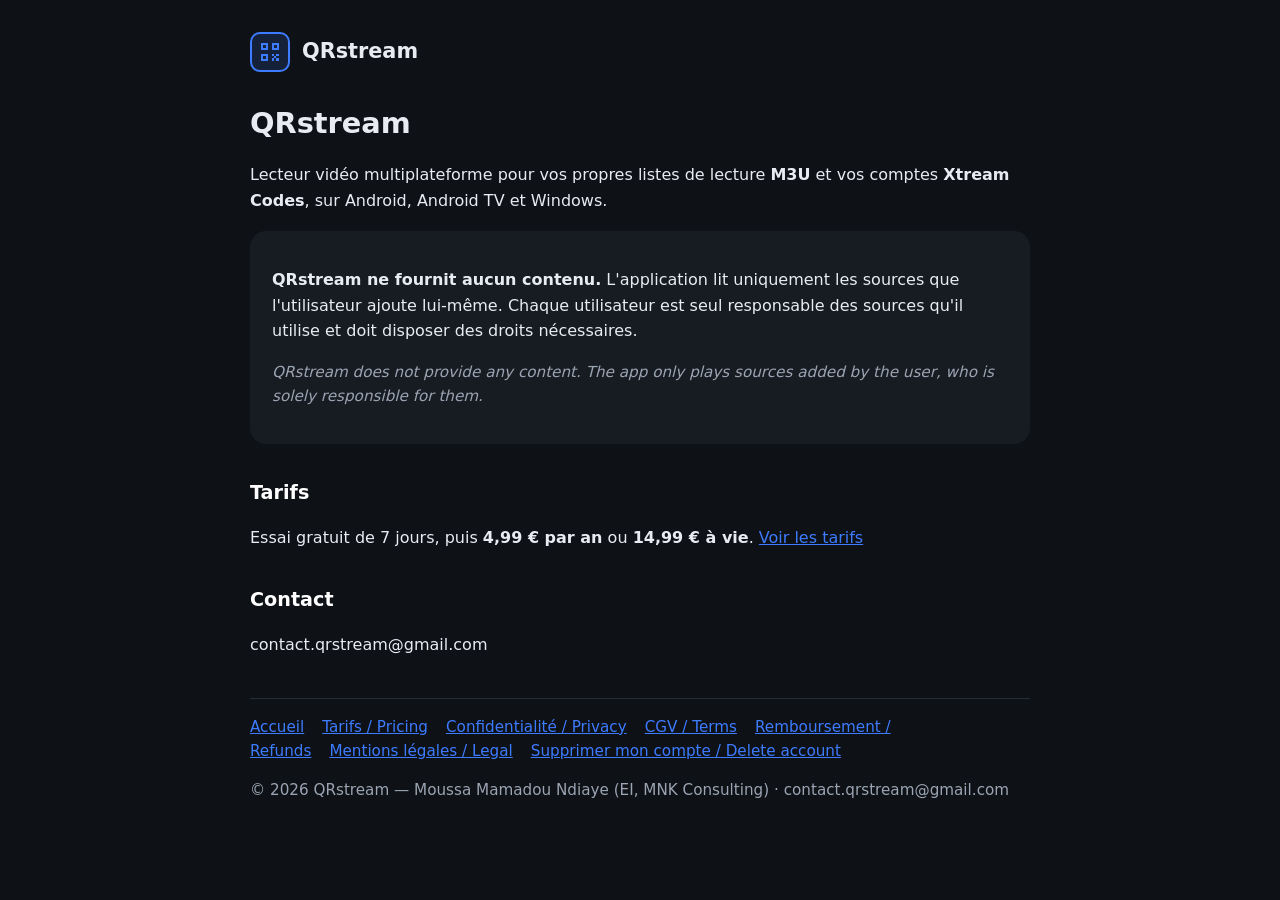
<file: index.html>
<!DOCTYPE html>
<html lang="fr"><head><meta charset="utf-8"><meta name="viewport" content="width=device-width,initial-scale=1">
<title>QRstream — lecteur IPTV multiplateforme</title><link rel="stylesheet" href="style.css"></head>
<body><div class="wrap"><header><span class="logo"><svg width="24" height="24" viewBox="0 0 24 24" fill="#3D7BFF"><path d="M3 3h7v7H3zm2 2v3h3V5zm9-2h7v7h-7zm2 2v3h3V5zM3 14h7v7H3zm2 2v3h3v-3zm9-2h2v2h-2zm2 2h2v2h-2zm2-2h3v2h-3zm-4 4h2v3h-2zm4 0h3v3h-3z"/></svg></span><a href="index.html">QRstream</a></header>
<h1>QRstream</h1>
<p>Lecteur vidéo multiplateforme pour vos propres listes de lecture <strong>M3U</strong> et vos comptes <strong>Xtream Codes</strong>, sur Android, Android TV et Windows.</p>
<div class="card">
<p><strong>QRstream ne fournit aucun contenu.</strong> L'application lit uniquement les sources que l'utilisateur ajoute lui-même. Chaque utilisateur est seul responsable des sources qu'il utilise et doit disposer des droits nécessaires.</p>
<p class="muted"><em>QRstream does not provide any content. The app only plays sources added by the user, who is solely responsible for them.</em></p>
</div>
<h2>Tarifs</h2>
<p>Essai gratuit de 7 jours, puis <strong>4,99 € par an</strong> ou <strong>14,99 € à vie</strong>. <a href="tarifs.html">Voir les tarifs</a></p>
<h2>Contact</h2>
<p>contact.qrstream@gmail.com</p>
<nav><a href="index.html">Accueil</a><a href="tarifs.html">Tarifs / Pricing</a><a href="confidentialite.html">Confidentialité / Privacy</a><a href="cgv.html">CGV / Terms</a><a href="remboursement.html">Remboursement / Refunds</a><a href="mentions-legales.html">Mentions légales / Legal</a><a href="suppression-compte.html">Supprimer mon compte / Delete account</a></nav>
<p class="muted">© 2026 QRstream — Moussa Mamadou Ndiaye (EI, MNK Consulting) · contact.qrstream@gmail.com</p></div></body></html>
</file>
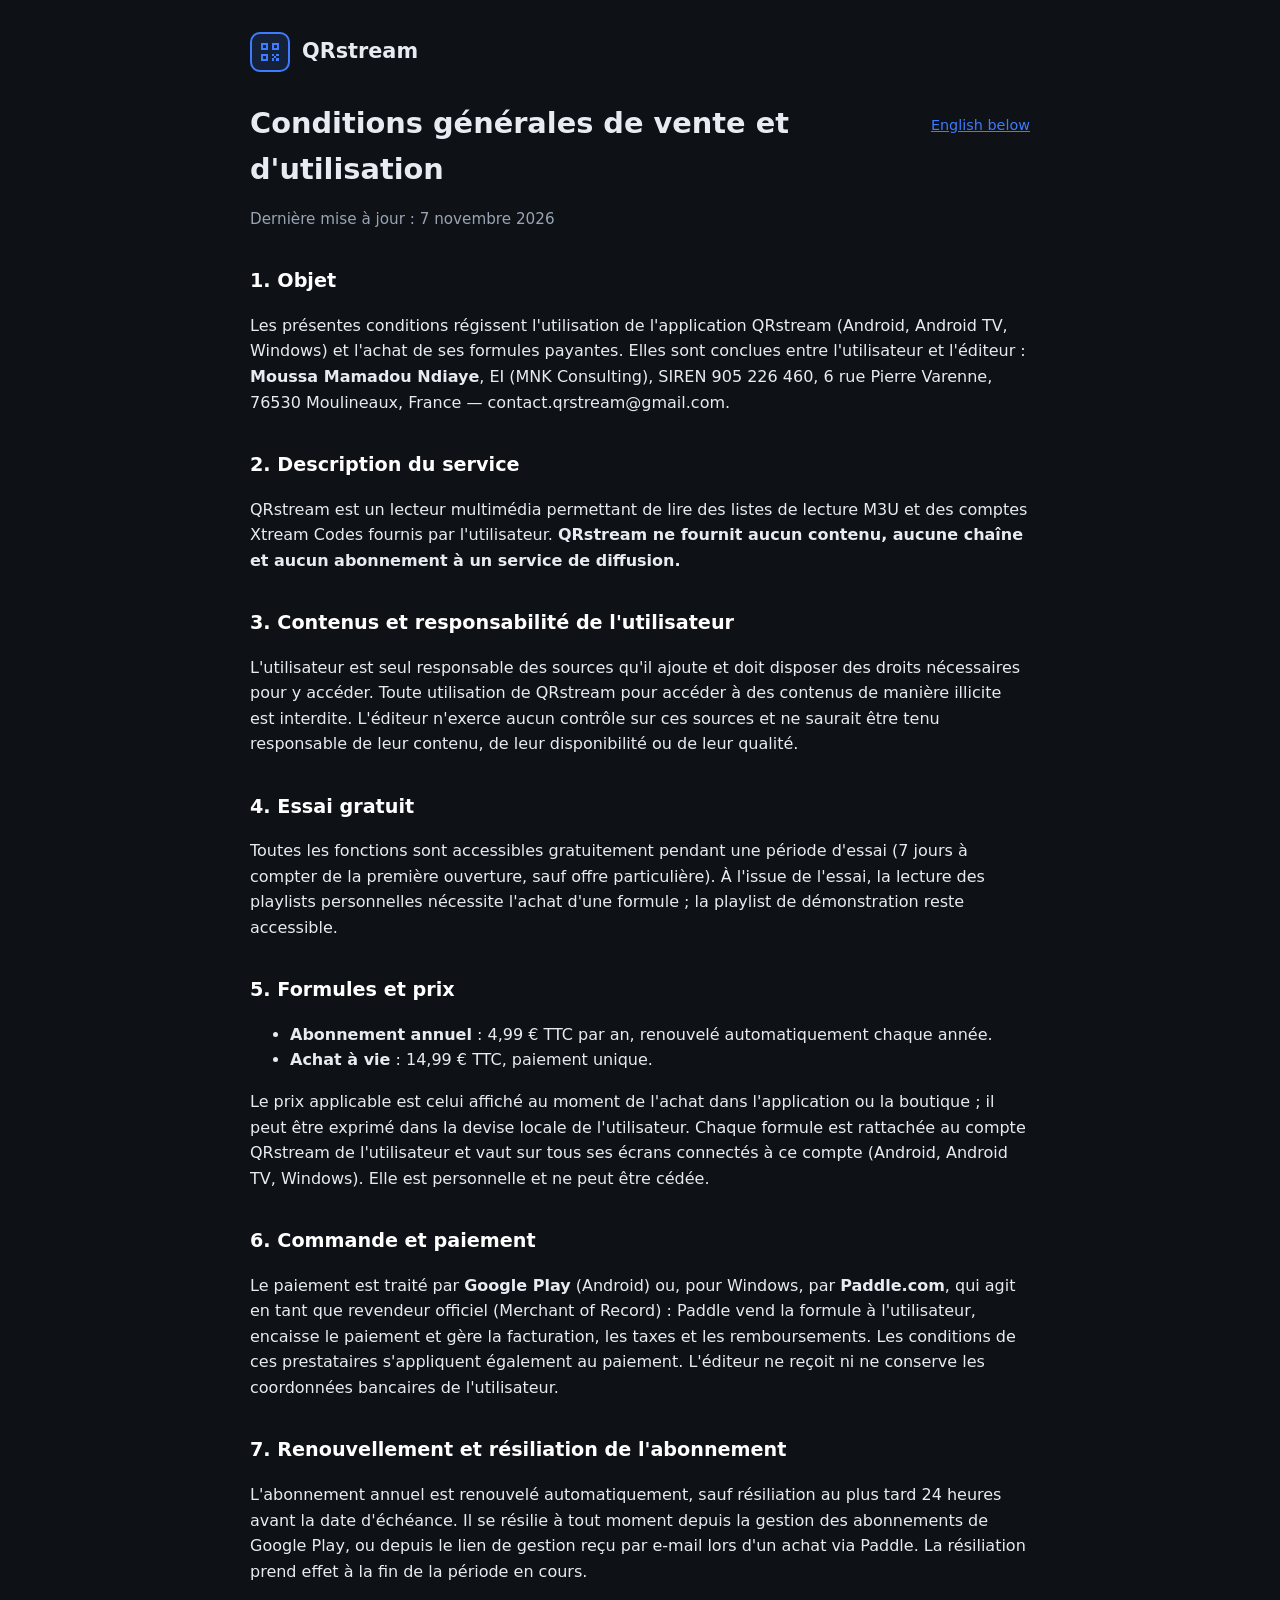
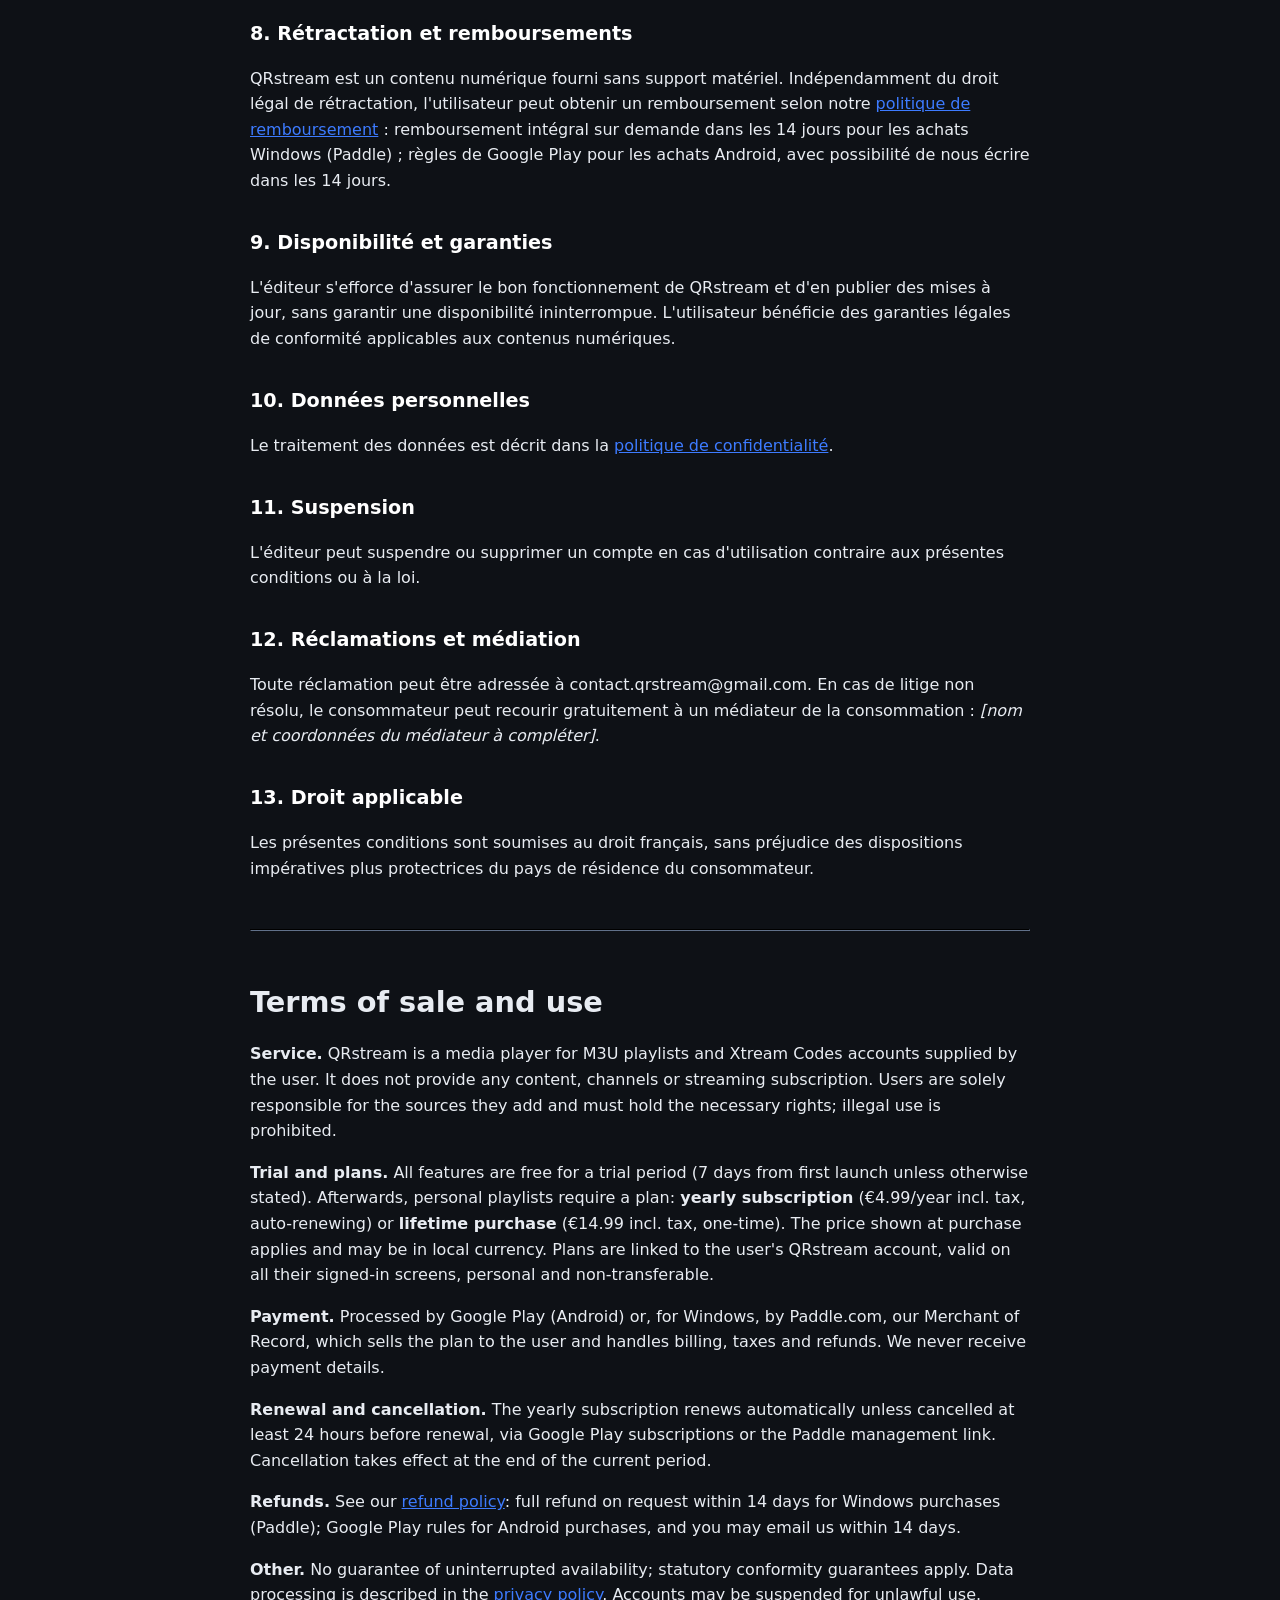
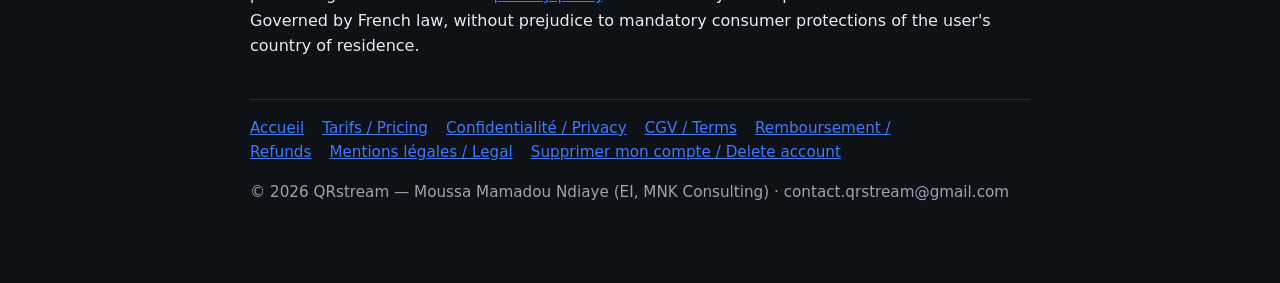
<file: cgv.html>
<!DOCTYPE html>
<html lang="fr"><head><meta charset="utf-8"><meta name="viewport" content="width=device-width,initial-scale=1">
<title>QRstream — Conditions générales</title><link rel="stylesheet" href="style.css"></head>
<body><div class="wrap"><header><span class="logo"><svg width="24" height="24" viewBox="0 0 24 24" fill="#3D7BFF"><path d="M3 3h7v7H3zm2 2v3h3V5zm9-2h7v7h-7zm2 2v3h3V5zM3 14h7v7H3zm2 2v3h3v-3zm9-2h2v2h-2zm2 2h2v2h-2zm2-2h3v2h-3zm-4 4h2v3h-2zm4 0h3v3h-3z"/></svg></span><a href="index.html">QRstream</a></header>
<p class="lang"><a href="#english">English below</a></p>
<h1>Conditions générales de vente et d'utilisation</h1>
<p class="muted">Dernière mise à jour : 7 novembre 2026</p>
<h2>1. Objet</h2>
<p>Les présentes conditions régissent l'utilisation de l'application QRstream (Android, Android TV, Windows) et l'achat de ses formules payantes. Elles sont conclues entre l'utilisateur et l'éditeur : <strong>Moussa Mamadou Ndiaye</strong>, EI (MNK Consulting), SIREN 905 226 460, 6 rue Pierre Varenne, 76530 Moulineaux, France — contact.qrstream@gmail.com.</p>
<h2>2. Description du service</h2>
<p>QRstream est un lecteur multimédia permettant de lire des listes de lecture M3U et des comptes Xtream Codes fournis par l'utilisateur. <strong>QRstream ne fournit aucun contenu, aucune chaîne et aucun abonnement à un service de diffusion.</strong></p>
<h2>3. Contenus et responsabilité de l'utilisateur</h2>
<p>L'utilisateur est seul responsable des sources qu'il ajoute et doit disposer des droits nécessaires pour y accéder. Toute utilisation de QRstream pour accéder à des contenus de manière illicite est interdite. L'éditeur n'exerce aucun contrôle sur ces sources et ne saurait être tenu responsable de leur contenu, de leur disponibilité ou de leur qualité.</p>
<h2>4. Essai gratuit</h2>
<p>Toutes les fonctions sont accessibles gratuitement pendant une période d'essai (7 jours à compter de la première ouverture, sauf offre particulière). À l'issue de l'essai, la lecture des playlists personnelles nécessite l'achat d'une formule ; la playlist de démonstration reste accessible.</p>
<h2>5. Formules et prix</h2>
<ul>
<li><strong>Abonnement annuel</strong> : 4,99 € TTC par an, renouvelé automatiquement chaque année.</li>
<li><strong>Achat à vie</strong> : 14,99 € TTC, paiement unique.</li>
</ul>
<p>Le prix applicable est celui affiché au moment de l'achat dans l'application ou la boutique ; il peut être exprimé dans la devise locale de l'utilisateur. Chaque formule est rattachée au compte QRstream de l'utilisateur et vaut sur tous ses écrans connectés à ce compte (Android, Android TV, Windows). Elle est personnelle et ne peut être cédée.</p>
<h2>6. Commande et paiement</h2>
<p>Le paiement est traité par <strong>Google Play</strong> (Android) ou, pour Windows, par <strong>Paddle.com</strong>, qui agit en tant que revendeur officiel (Merchant of Record) : Paddle vend la formule à l'utilisateur, encaisse le paiement et gère la facturation, les taxes et les remboursements. Les conditions de ces prestataires s'appliquent également au paiement. L'éditeur ne reçoit ni ne conserve les coordonnées bancaires de l'utilisateur.</p>
<h2>7. Renouvellement et résiliation de l'abonnement</h2>
<p>L'abonnement annuel est renouvelé automatiquement, sauf résiliation au plus tard 24 heures avant la date d'échéance. Il se résilie à tout moment depuis la gestion des abonnements de Google Play, ou depuis le lien de gestion reçu par e-mail lors d'un achat via Paddle. La résiliation prend effet à la fin de la période en cours.</p>
<h2>8. Rétractation et remboursements</h2>
<p>QRstream est un contenu numérique fourni sans support matériel. Indépendamment du droit légal de rétractation, l'utilisateur peut obtenir un remboursement selon notre <a href="remboursement.html">politique de remboursement</a> : remboursement intégral sur demande dans les 14 jours pour les achats Windows (Paddle) ; règles de Google Play pour les achats Android, avec possibilité de nous écrire dans les 14 jours.</p>
<h2>9. Disponibilité et garanties</h2>
<p>L'éditeur s'efforce d'assurer le bon fonctionnement de QRstream et d'en publier des mises à jour, sans garantir une disponibilité ininterrompue. L'utilisateur bénéficie des garanties légales de conformité applicables aux contenus numériques.</p>
<h2>10. Données personnelles</h2>
<p>Le traitement des données est décrit dans la <a href="confidentialite.html">politique de confidentialité</a>.</p>
<h2>11. Suspension</h2>
<p>L'éditeur peut suspendre ou supprimer un compte en cas d'utilisation contraire aux présentes conditions ou à la loi.</p>
<h2>12. Réclamations et médiation</h2>
<p>Toute réclamation peut être adressée à contact.qrstream@gmail.com. En cas de litige non résolu, le consommateur peut recourir gratuitement à un médiateur de la consommation : <em>[nom et coordonnées du médiateur à compléter]</em>.</p>
<h2>13. Droit applicable</h2>
<p>Les présentes conditions sont soumises au droit français, sans préjudice des dispositions impératives plus protectrices du pays de résidence du consommateur.</p>
<hr id="english" style="margin:48px 0;border-color:#262c36">
<h1>Terms of sale and use</h1>
<p><strong>Service.</strong> QRstream is a media player for M3U playlists and Xtream Codes accounts supplied by the user. It does not provide any content, channels or streaming subscription. Users are solely responsible for the sources they add and must hold the necessary rights; illegal use is prohibited.</p>
<p><strong>Trial and plans.</strong> All features are free for a trial period (7 days from first launch unless otherwise stated). Afterwards, personal playlists require a plan: <strong>yearly subscription</strong> (€4.99/year incl. tax, auto-renewing) or <strong>lifetime purchase</strong> (€14.99 incl. tax, one-time). The price shown at purchase applies and may be in local currency. Plans are linked to the user's QRstream account, valid on all their signed-in screens, personal and non-transferable.</p>
<p><strong>Payment.</strong> Processed by Google Play (Android) or, for Windows, by Paddle.com, our Merchant of Record, which sells the plan to the user and handles billing, taxes and refunds. We never receive payment details.</p>
<p><strong>Renewal and cancellation.</strong> The yearly subscription renews automatically unless cancelled at least 24 hours before renewal, via Google Play subscriptions or the Paddle management link. Cancellation takes effect at the end of the current period.</p>
<p><strong>Refunds.</strong> See our <a href="remboursement.html">refund policy</a>: full refund on request within 14 days for Windows purchases (Paddle); Google Play rules for Android purchases, and you may email us within 14 days.</p>
<p><strong>Other.</strong> No guarantee of uninterrupted availability; statutory conformity guarantees apply. Data processing is described in the <a href="confidentialite.html">privacy policy</a>. Accounts may be suspended for unlawful use. Governed by French law, without prejudice to mandatory consumer protections of the user's country of residence.</p>
<nav><a href="index.html">Accueil</a><a href="tarifs.html">Tarifs / Pricing</a><a href="confidentialite.html">Confidentialité / Privacy</a><a href="cgv.html">CGV / Terms</a><a href="remboursement.html">Remboursement / Refunds</a><a href="mentions-legales.html">Mentions légales / Legal</a><a href="suppression-compte.html">Supprimer mon compte / Delete account</a></nav>
<p class="muted">© 2026 QRstream — Moussa Mamadou Ndiaye (EI, MNK Consulting) · contact.qrstream@gmail.com</p></div></body></html>
</file>
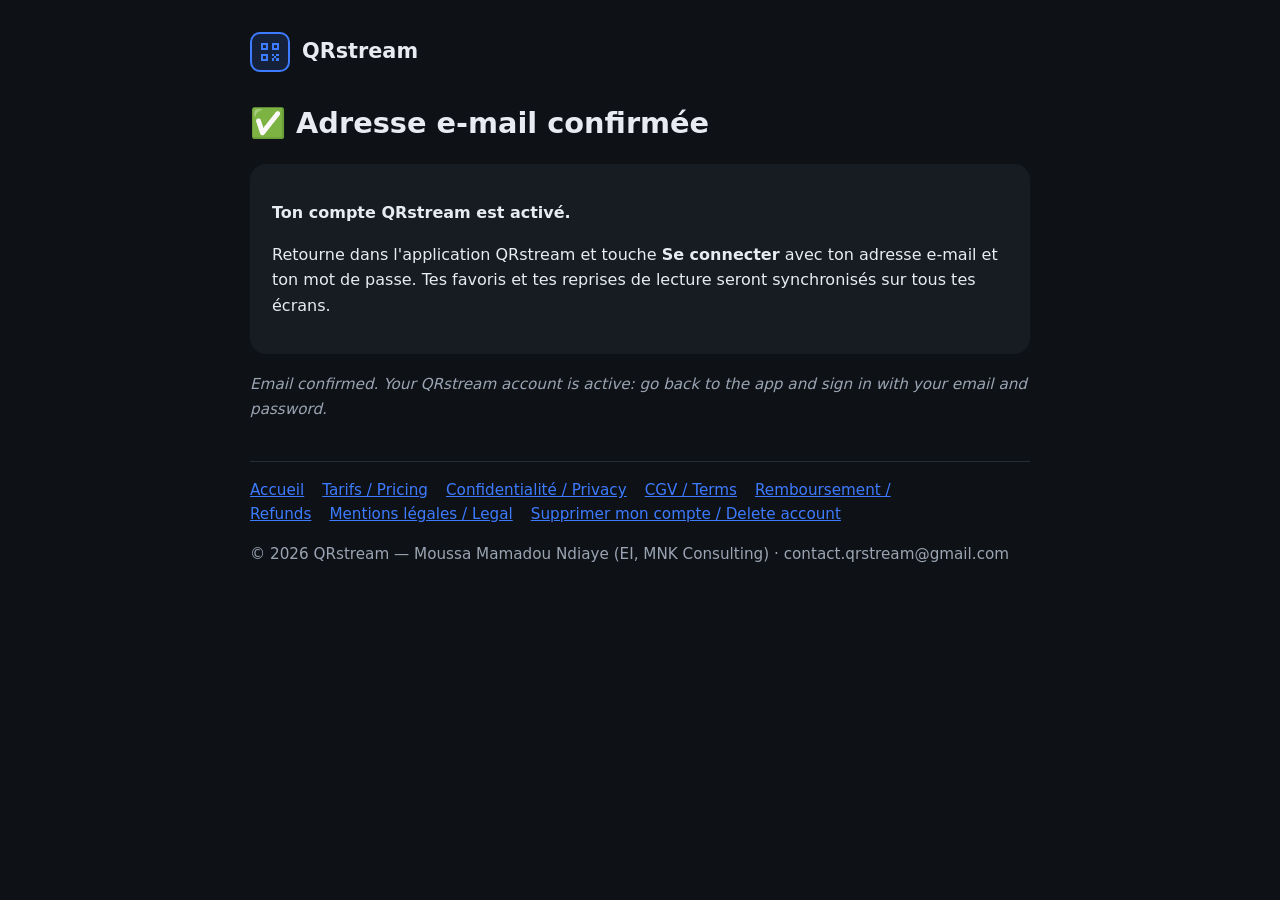
<file: compte-confirme.html>
<!DOCTYPE html>
<html lang="fr"><head><meta charset="utf-8"><meta name="viewport" content="width=device-width,initial-scale=1">
<title>QRstream — Compte confirmé</title><link rel="stylesheet" href="style.css"></head>
<body><div class="wrap"><header><span class="logo"><svg width="24" height="24" viewBox="0 0 24 24" fill="#3D7BFF"><path d="M3 3h7v7H3zm2 2v3h3V5zm9-2h7v7h-7zm2 2v3h3V5zM3 14h7v7H3zm2 2v3h3v-3zm9-2h2v2h-2zm2 2h2v2h-2zm2-2h3v2h-3zm-4 4h2v3h-2zm4 0h3v3h-3z"/></svg></span><a href="index.html">QRstream</a></header>
<h1>✅ Adresse e-mail confirmée</h1>
<div class="card">
<p><strong>Ton compte QRstream est activé.</strong></p>
<p>Retourne dans l'application QRstream et touche <strong>Se connecter</strong> avec ton adresse e-mail et ton mot de passe. Tes favoris et tes reprises de lecture seront synchronisés sur tous tes écrans.</p>
</div>
<p class="muted"><em>Email confirmed. Your QRstream account is active: go back to the app and sign in with your email and password.</em></p>
<nav><a href="index.html">Accueil</a><a href="tarifs.html">Tarifs / Pricing</a><a href="confidentialite.html">Confidentialité / Privacy</a><a href="cgv.html">CGV / Terms</a><a href="remboursement.html">Remboursement / Refunds</a><a href="mentions-legales.html">Mentions légales / Legal</a><a href="suppression-compte.html">Supprimer mon compte / Delete account</a></nav>
<p class="muted">© 2026 QRstream — Moussa Mamadou Ndiaye (EI, MNK Consulting) · contact.qrstream@gmail.com</p></div></body></html>
</file>
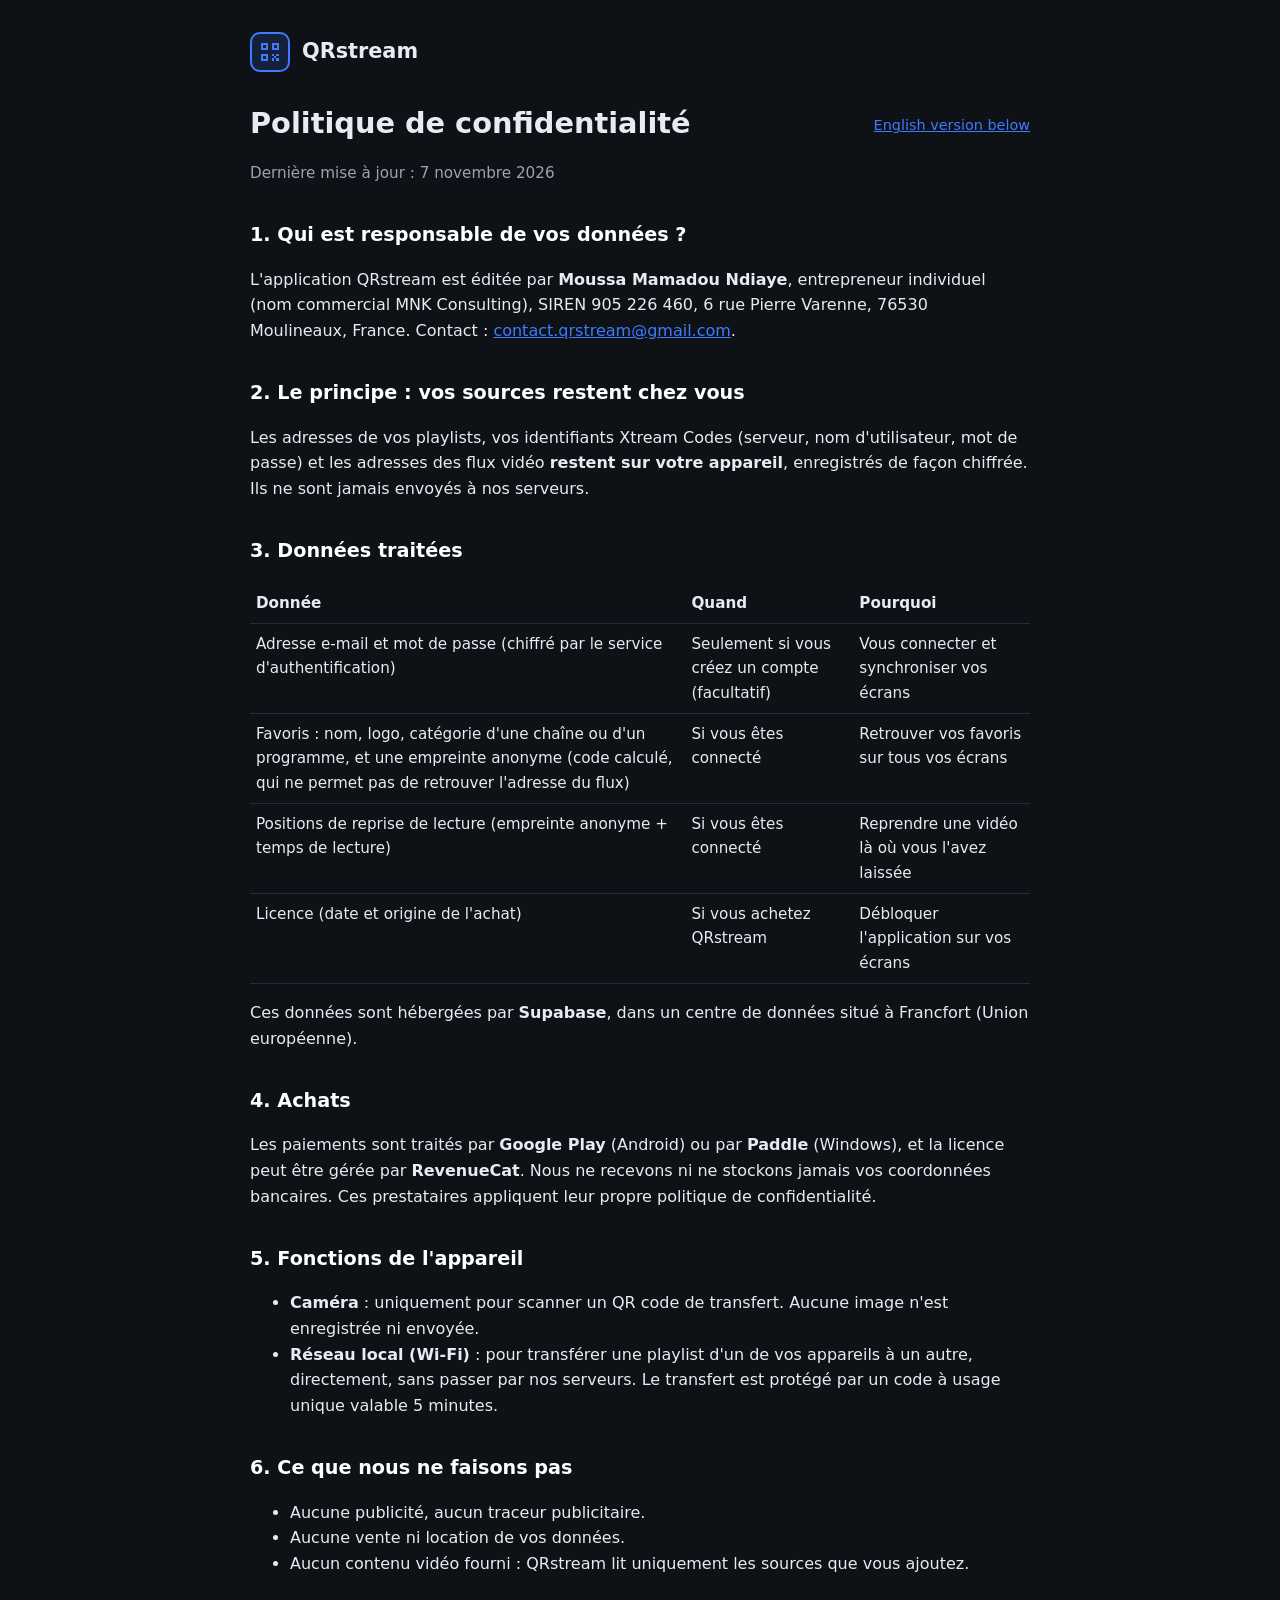
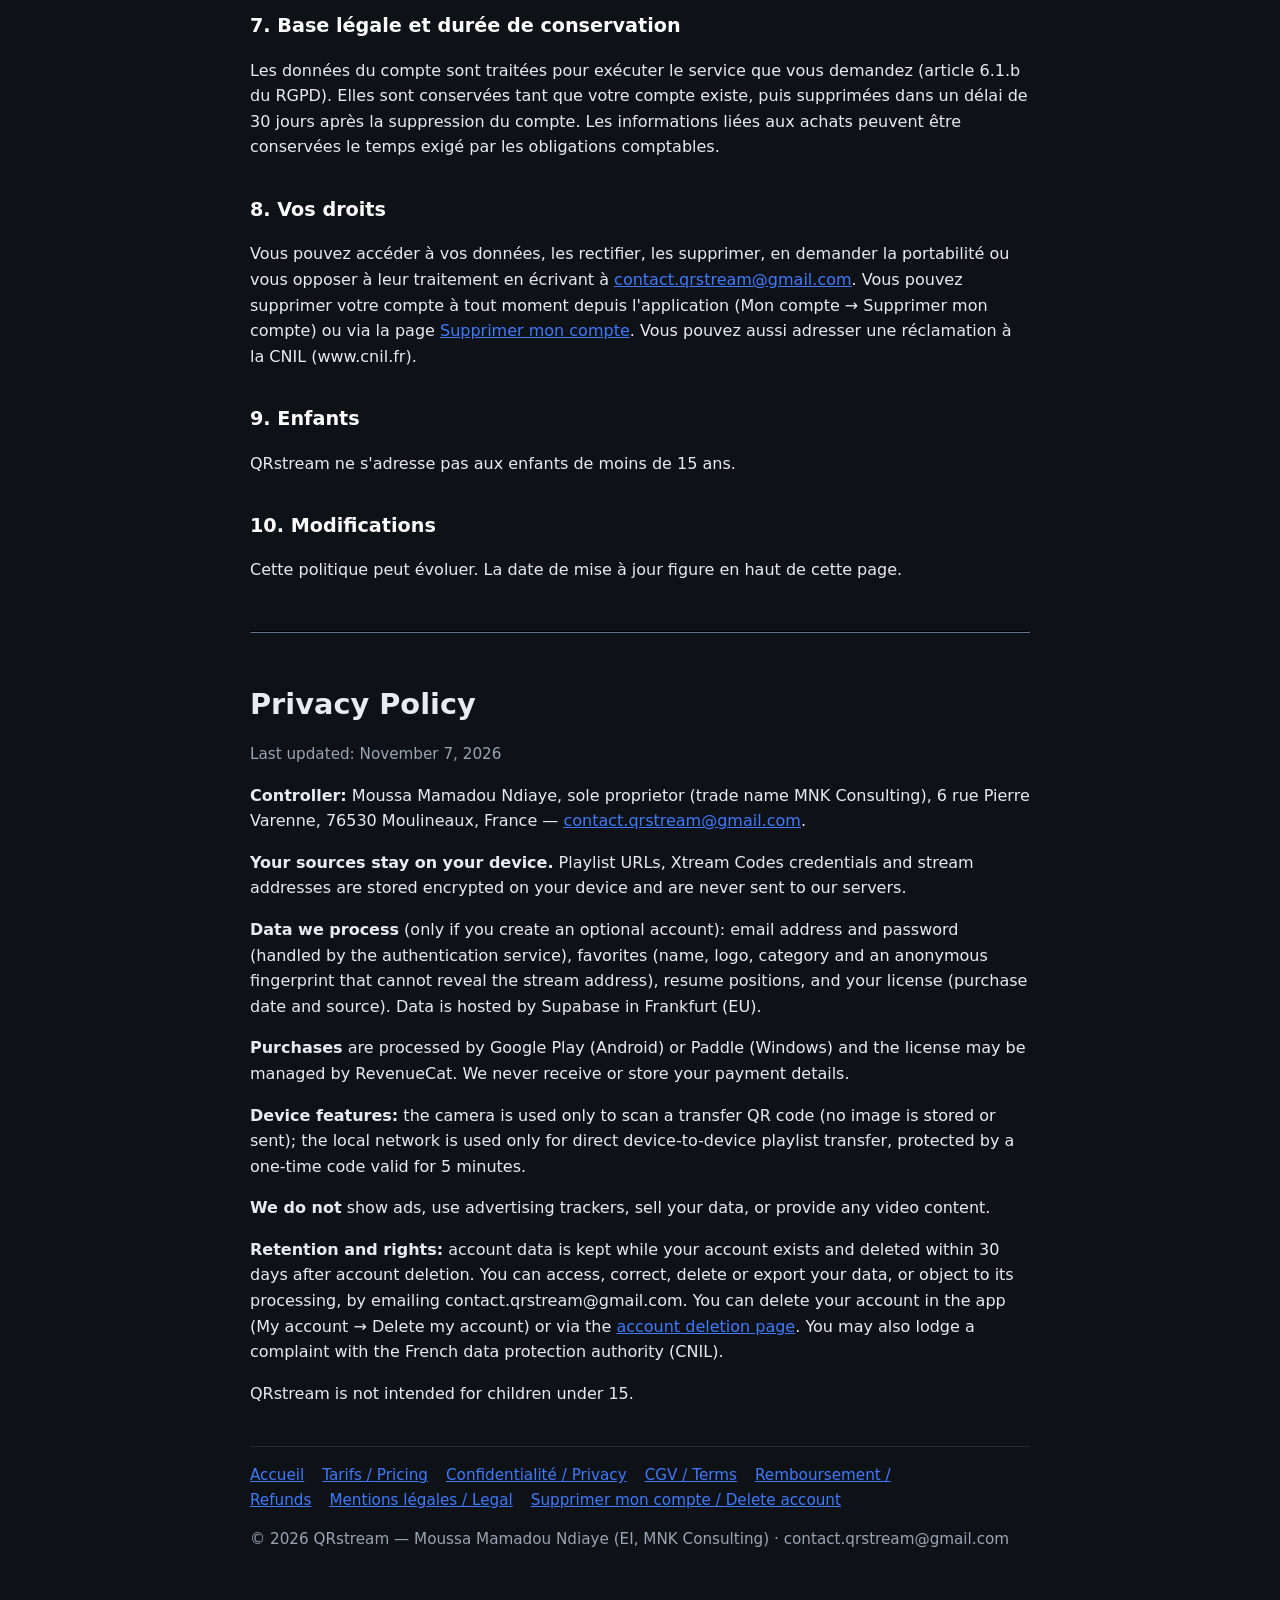
<file: confidentialite.html>
<!DOCTYPE html>
<html lang="fr"><head><meta charset="utf-8"><meta name="viewport" content="width=device-width,initial-scale=1">
<title>QRstream — Politique de confidentialité</title><link rel="stylesheet" href="style.css"></head>
<body><div class="wrap"><header><span class="logo"><svg width="24" height="24" viewBox="0 0 24 24" fill="#3D7BFF"><path d="M3 3h7v7H3zm2 2v3h3V5zm9-2h7v7h-7zm2 2v3h3V5zM3 14h7v7H3zm2 2v3h3v-3zm9-2h2v2h-2zm2 2h2v2h-2zm2-2h3v2h-3zm-4 4h2v3h-2zm4 0h3v3h-3z"/></svg></span><a href="index.html">QRstream</a></header>
<p class="lang"><a href="#english">English version below</a></p>
<h1>Politique de confidentialité</h1>
<p class="muted">Dernière mise à jour : 7 novembre 2026</p>

<h2>1. Qui est responsable de vos données ?</h2>
<p>L'application QRstream est éditée par <strong>Moussa Mamadou Ndiaye</strong>, entrepreneur individuel (nom commercial MNK Consulting), SIREN 905 226 460, 6 rue Pierre Varenne, 76530 Moulineaux, France. Contact : <a href="mailto:contact.qrstream@gmail.com">contact.qrstream@gmail.com</a>.</p>

<h2>2. Le principe : vos sources restent chez vous</h2>
<p>Les adresses de vos playlists, vos identifiants Xtream Codes (serveur, nom d'utilisateur, mot de passe) et les adresses des flux vidéo <strong>restent sur votre appareil</strong>, enregistrés de façon chiffrée. Ils ne sont jamais envoyés à nos serveurs.</p>

<h2>3. Données traitées</h2>
<table>
<tr><th>Donnée</th><th>Quand</th><th>Pourquoi</th></tr>
<tr><td>Adresse e-mail et mot de passe (chiffré par le service d'authentification)</td><td>Seulement si vous créez un compte (facultatif)</td><td>Vous connecter et synchroniser vos écrans</td></tr>
<tr><td>Favoris : nom, logo, catégorie d'une chaîne ou d'un programme, et une empreinte anonyme (code calculé, qui ne permet pas de retrouver l'adresse du flux)</td><td>Si vous êtes connecté</td><td>Retrouver vos favoris sur tous vos écrans</td></tr>
<tr><td>Positions de reprise de lecture (empreinte anonyme + temps de lecture)</td><td>Si vous êtes connecté</td><td>Reprendre une vidéo là où vous l'avez laissée</td></tr>
<tr><td>Licence (date et origine de l'achat)</td><td>Si vous achetez QRstream</td><td>Débloquer l'application sur vos écrans</td></tr>
</table>
<p>Ces données sont hébergées par <strong>Supabase</strong>, dans un centre de données situé à Francfort (Union européenne).</p>

<h2>4. Achats</h2>
<p>Les paiements sont traités par <strong>Google Play</strong> (Android) ou par <strong>Paddle</strong> (Windows), et la licence peut être gérée par <strong>RevenueCat</strong>. Nous ne recevons ni ne stockons jamais vos coordonnées bancaires. Ces prestataires appliquent leur propre politique de confidentialité.</p>

<h2>5. Fonctions de l'appareil</h2>
<ul>
<li><strong>Caméra</strong> : uniquement pour scanner un QR code de transfert. Aucune image n'est enregistrée ni envoyée.</li>
<li><strong>Réseau local (Wi-Fi)</strong> : pour transférer une playlist d'un de vos appareils à un autre, directement, sans passer par nos serveurs. Le transfert est protégé par un code à usage unique valable 5 minutes.</li>
</ul>

<h2>6. Ce que nous ne faisons pas</h2>
<ul>
<li>Aucune publicité, aucun traceur publicitaire.</li>
<li>Aucune vente ni location de vos données.</li>
<li>Aucun contenu vidéo fourni : QRstream lit uniquement les sources que vous ajoutez.</li>
</ul>

<h2>7. Base légale et durée de conservation</h2>
<p>Les données du compte sont traitées pour exécuter le service que vous demandez (article 6.1.b du RGPD). Elles sont conservées tant que votre compte existe, puis supprimées dans un délai de 30 jours après la suppression du compte. Les informations liées aux achats peuvent être conservées le temps exigé par les obligations comptables.</p>

<h2>8. Vos droits</h2>
<p>Vous pouvez accéder à vos données, les rectifier, les supprimer, en demander la portabilité ou vous opposer à leur traitement en écrivant à <a href="mailto:contact.qrstream@gmail.com">contact.qrstream@gmail.com</a>. Vous pouvez supprimer votre compte à tout moment depuis l'application (Mon compte → Supprimer mon compte) ou via la page <a href="suppression-compte.html">Supprimer mon compte</a>. Vous pouvez aussi adresser une réclamation à la CNIL (www.cnil.fr).</p>

<h2>9. Enfants</h2>
<p>QRstream ne s'adresse pas aux enfants de moins de 15 ans.</p>

<h2>10. Modifications</h2>
<p>Cette politique peut évoluer. La date de mise à jour figure en haut de cette page.</p>

<hr id="english" style="margin:48px 0;border-color:#262c36">
<h1>Privacy Policy</h1>
<p class="muted">Last updated: November 7, 2026</p>
<p><strong>Controller:</strong> Moussa Mamadou Ndiaye, sole proprietor (trade name MNK Consulting), 6 rue Pierre Varenne, 76530 Moulineaux, France — <a href="mailto:contact.qrstream@gmail.com">contact.qrstream@gmail.com</a>.</p>
<p><strong>Your sources stay on your device.</strong> Playlist URLs, Xtream Codes credentials and stream addresses are stored encrypted on your device and are never sent to our servers.</p>
<p><strong>Data we process</strong> (only if you create an optional account): email address and password (handled by the authentication service), favorites (name, logo, category and an anonymous fingerprint that cannot reveal the stream address), resume positions, and your license (purchase date and source). Data is hosted by Supabase in Frankfurt (EU).</p>
<p><strong>Purchases</strong> are processed by Google Play (Android) or Paddle (Windows) and the license may be managed by RevenueCat. We never receive or store your payment details.</p>
<p><strong>Device features:</strong> the camera is used only to scan a transfer QR code (no image is stored or sent); the local network is used only for direct device-to-device playlist transfer, protected by a one-time code valid for 5 minutes.</p>
<p><strong>We do not</strong> show ads, use advertising trackers, sell your data, or provide any video content.</p>
<p><strong>Retention and rights:</strong> account data is kept while your account exists and deleted within 30 days after account deletion. You can access, correct, delete or export your data, or object to its processing, by emailing contact.qrstream@gmail.com. You can delete your account in the app (My account → Delete my account) or via the <a href="suppression-compte.html">account deletion page</a>. You may also lodge a complaint with the French data protection authority (CNIL).</p>
<p>QRstream is not intended for children under 15.</p>
<nav><a href="index.html">Accueil</a><a href="tarifs.html">Tarifs / Pricing</a><a href="confidentialite.html">Confidentialité / Privacy</a><a href="cgv.html">CGV / Terms</a><a href="remboursement.html">Remboursement / Refunds</a><a href="mentions-legales.html">Mentions légales / Legal</a><a href="suppression-compte.html">Supprimer mon compte / Delete account</a></nav>
<p class="muted">© 2026 QRstream — Moussa Mamadou Ndiaye (EI, MNK Consulting) · contact.qrstream@gmail.com</p></div></body></html>
</file>
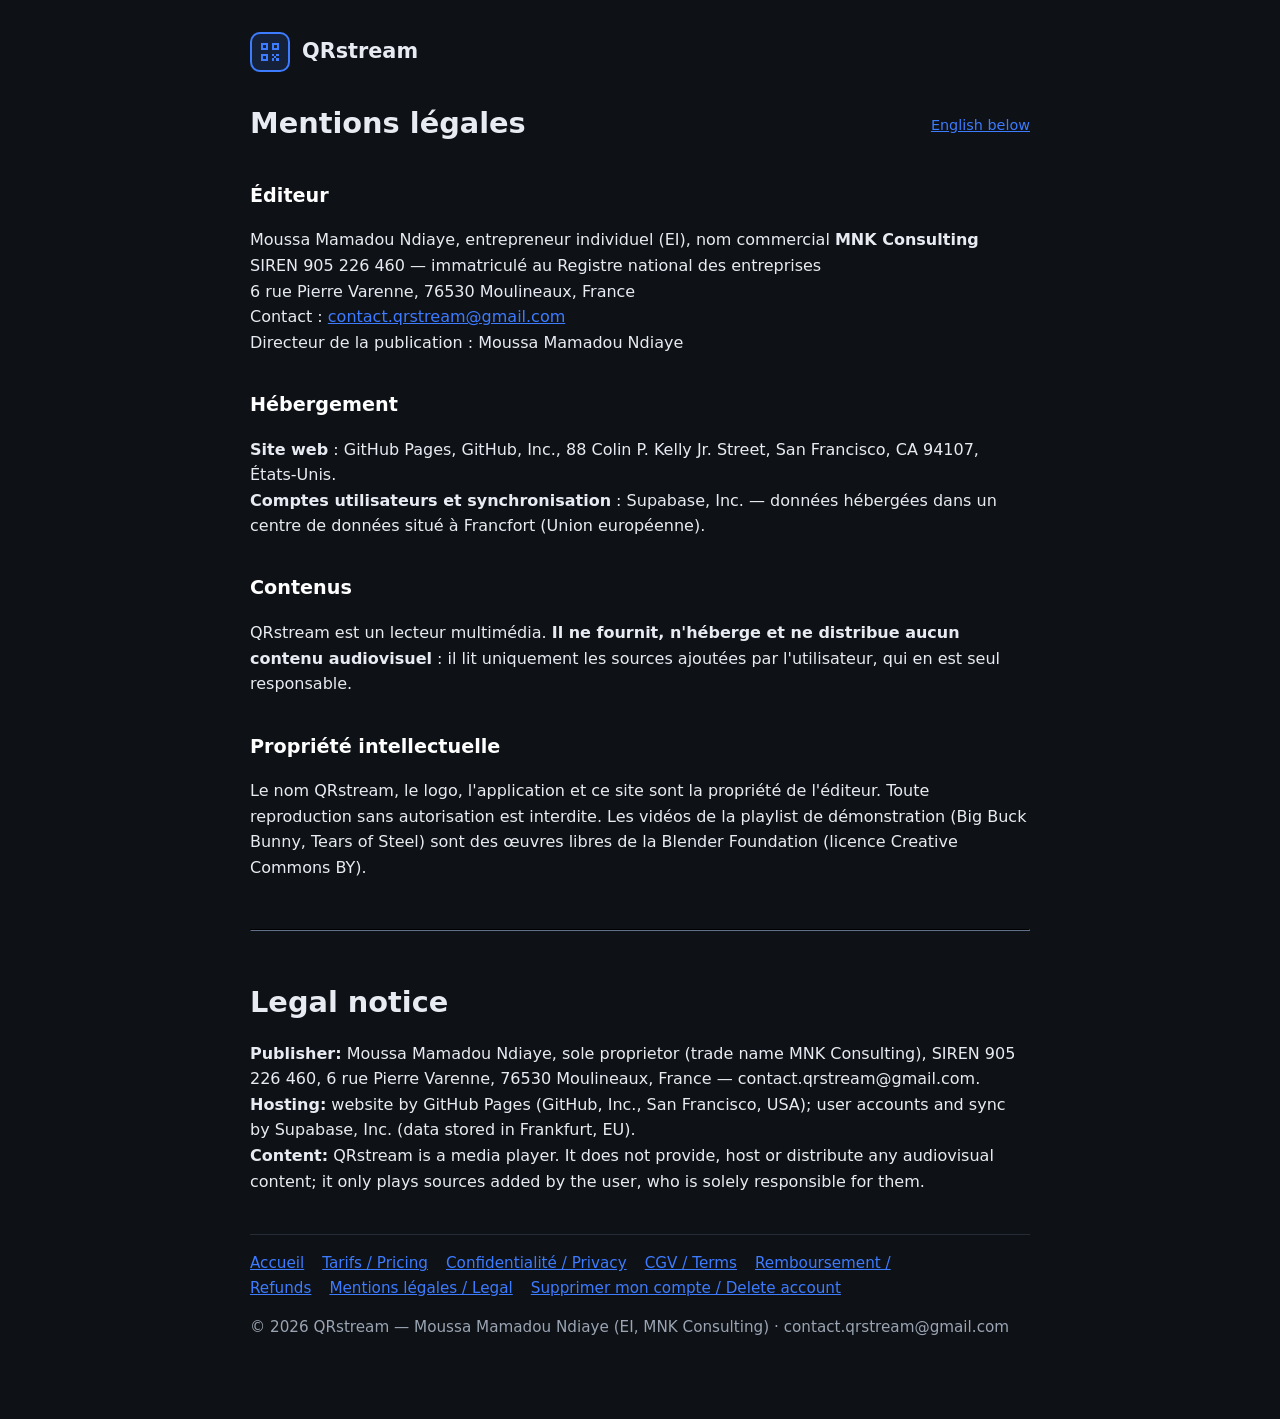
<file: mentions-legales.html>
<!DOCTYPE html>
<html lang="fr"><head><meta charset="utf-8"><meta name="viewport" content="width=device-width,initial-scale=1">
<title>QRstream — Mentions légales</title><link rel="stylesheet" href="style.css"></head>
<body><div class="wrap"><header><span class="logo"><svg width="24" height="24" viewBox="0 0 24 24" fill="#3D7BFF"><path d="M3 3h7v7H3zm2 2v3h3V5zm9-2h7v7h-7zm2 2v3h3V5zM3 14h7v7H3zm2 2v3h3v-3zm9-2h2v2h-2zm2 2h2v2h-2zm2-2h3v2h-3zm-4 4h2v3h-2zm4 0h3v3h-3z"/></svg></span><a href="index.html">QRstream</a></header>
<p class="lang"><a href="#english">English below</a></p>
<h1>Mentions légales</h1>
<h2>Éditeur</h2>
<p>Moussa Mamadou Ndiaye, entrepreneur individuel (EI), nom commercial <strong>MNK Consulting</strong><br>
SIREN 905 226 460 — immatriculé au Registre national des entreprises<br>
6 rue Pierre Varenne, 76530 Moulineaux, France<br>
Contact : <a href="mailto:contact.qrstream@gmail.com">contact.qrstream@gmail.com</a><br>
Directeur de la publication : Moussa Mamadou Ndiaye</p>
<h2>Hébergement</h2>
<p><strong>Site web</strong> : GitHub Pages, GitHub, Inc., 88 Colin P. Kelly Jr. Street, San Francisco, CA 94107, États-Unis.<br>
<strong>Comptes utilisateurs et synchronisation</strong> : Supabase, Inc. — données hébergées dans un centre de données situé à Francfort (Union européenne).</p>
<h2>Contenus</h2>
<p>QRstream est un lecteur multimédia. <strong>Il ne fournit, n'héberge et ne distribue aucun contenu audiovisuel</strong> : il lit uniquement les sources ajoutées par l'utilisateur, qui en est seul responsable.</p>
<h2>Propriété intellectuelle</h2>
<p>Le nom QRstream, le logo, l'application et ce site sont la propriété de l'éditeur. Toute reproduction sans autorisation est interdite. Les vidéos de la playlist de démonstration (Big Buck Bunny, Tears of Steel) sont des œuvres libres de la Blender Foundation (licence Creative Commons BY).</p>
<hr id="english" style="margin:48px 0;border-color:#262c36">
<h1>Legal notice</h1>
<p><strong>Publisher:</strong> Moussa Mamadou Ndiaye, sole proprietor (trade name MNK Consulting), SIREN 905 226 460, 6 rue Pierre Varenne, 76530 Moulineaux, France — contact.qrstream@gmail.com.<br>
<strong>Hosting:</strong> website by GitHub Pages (GitHub, Inc., San Francisco, USA); user accounts and sync by Supabase, Inc. (data stored in Frankfurt, EU).<br>
<strong>Content:</strong> QRstream is a media player. It does not provide, host or distribute any audiovisual content; it only plays sources added by the user, who is solely responsible for them.</p>
<nav><a href="index.html">Accueil</a><a href="tarifs.html">Tarifs / Pricing</a><a href="confidentialite.html">Confidentialité / Privacy</a><a href="cgv.html">CGV / Terms</a><a href="remboursement.html">Remboursement / Refunds</a><a href="mentions-legales.html">Mentions légales / Legal</a><a href="suppression-compte.html">Supprimer mon compte / Delete account</a></nav>
<p class="muted">© 2026 QRstream — Moussa Mamadou Ndiaye (EI, MNK Consulting) · contact.qrstream@gmail.com</p></div></body></html>
</file>
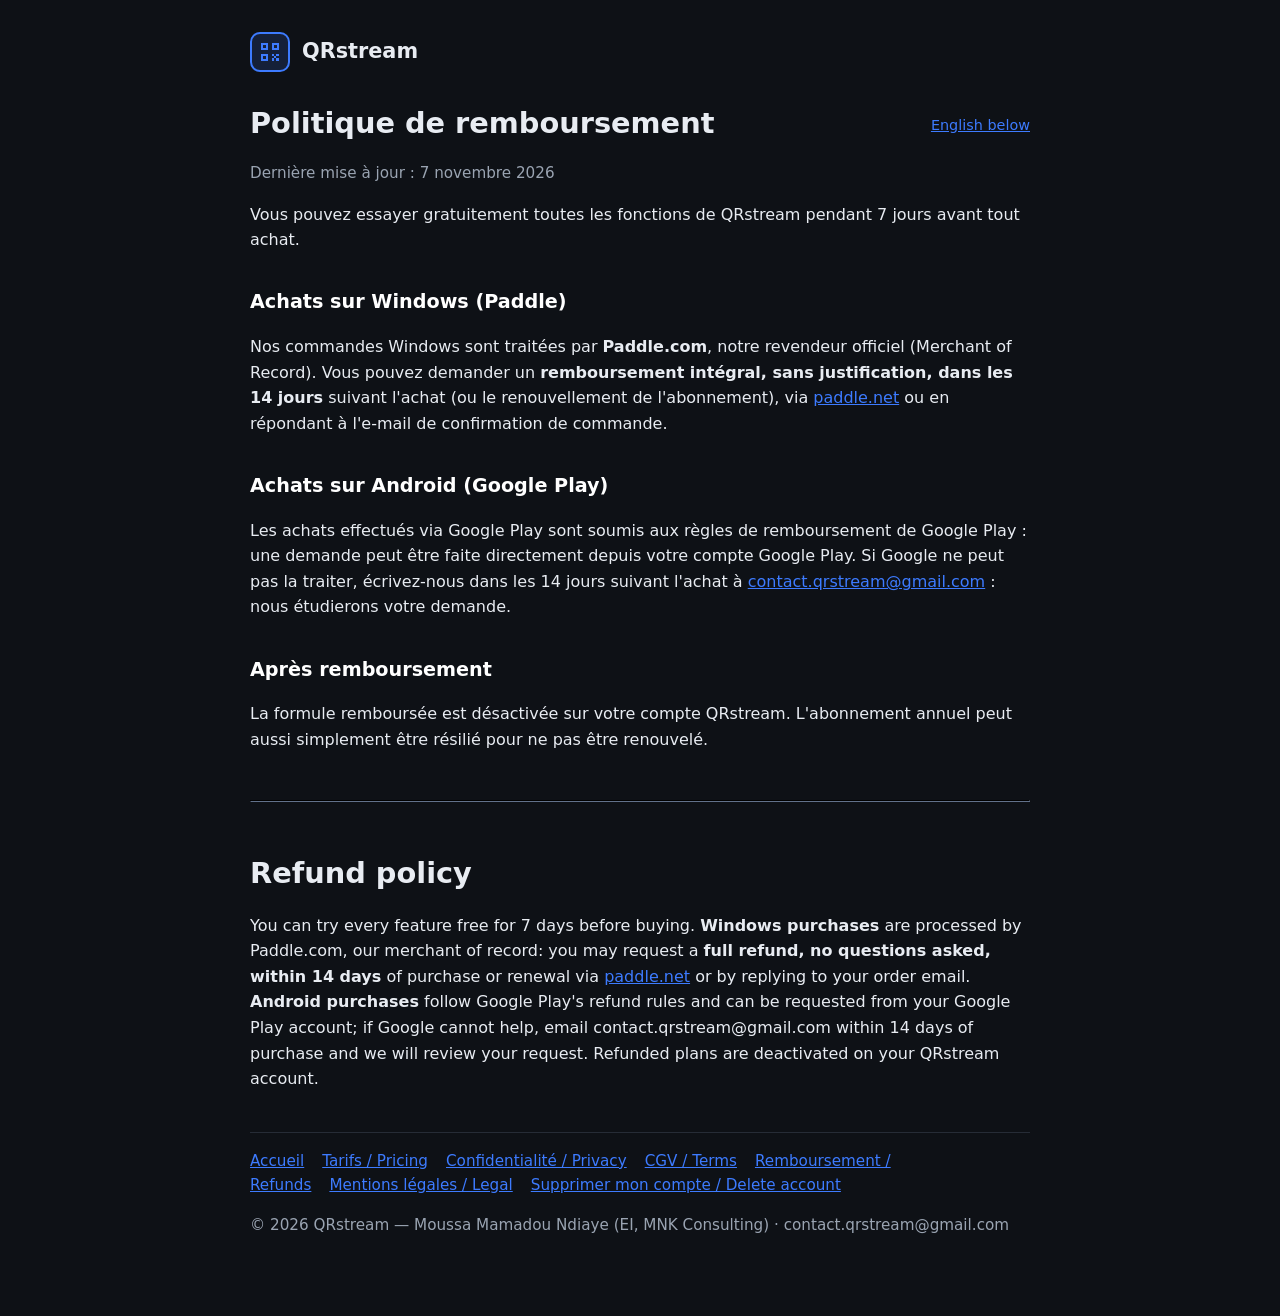
<file: remboursement.html>
<!DOCTYPE html>
<html lang="fr"><head><meta charset="utf-8"><meta name="viewport" content="width=device-width,initial-scale=1">
<title>QRstream — Remboursement</title><link rel="stylesheet" href="style.css"></head>
<body><div class="wrap"><header><span class="logo"><svg width="24" height="24" viewBox="0 0 24 24" fill="#3D7BFF"><path d="M3 3h7v7H3zm2 2v3h3V5zm9-2h7v7h-7zm2 2v3h3V5zM3 14h7v7H3zm2 2v3h3v-3zm9-2h2v2h-2zm2 2h2v2h-2zm2-2h3v2h-3zm-4 4h2v3h-2zm4 0h3v3h-3z"/></svg></span><a href="index.html">QRstream</a></header>
<p class="lang"><a href="#english">English below</a></p>
<h1>Politique de remboursement</h1>
<p class="muted">Dernière mise à jour : 7 novembre 2026</p>
<p>Vous pouvez essayer gratuitement toutes les fonctions de QRstream pendant 7 jours avant tout achat.</p>
<h2>Achats sur Windows (Paddle)</h2>
<p>Nos commandes Windows sont traitées par <strong>Paddle.com</strong>, notre revendeur officiel (Merchant of Record). Vous pouvez demander un <strong>remboursement intégral, sans justification, dans les 14 jours</strong> suivant l'achat (ou le renouvellement de l'abonnement), via <a href="https://paddle.net">paddle.net</a> ou en répondant à l'e-mail de confirmation de commande.</p>
<h2>Achats sur Android (Google Play)</h2>
<p>Les achats effectués via Google Play sont soumis aux règles de remboursement de Google Play : une demande peut être faite directement depuis votre compte Google Play. Si Google ne peut pas la traiter, écrivez-nous dans les 14 jours suivant l'achat à <a href="mailto:contact.qrstream@gmail.com">contact.qrstream@gmail.com</a> : nous étudierons votre demande.</p>
<h2>Après remboursement</h2>
<p>La formule remboursée est désactivée sur votre compte QRstream. L'abonnement annuel peut aussi simplement être résilié pour ne pas être renouvelé.</p>
<hr id="english" style="margin:48px 0;border-color:#262c36">
<h1>Refund policy</h1>
<p>You can try every feature free for 7 days before buying. <strong>Windows purchases</strong> are processed by Paddle.com, our merchant of record: you may request a <strong>full refund, no questions asked, within 14 days</strong> of purchase or renewal via <a href="https://paddle.net">paddle.net</a> or by replying to your order email. <strong>Android purchases</strong> follow Google Play's refund rules and can be requested from your Google Play account; if Google cannot help, email contact.qrstream@gmail.com within 14 days of purchase and we will review your request. Refunded plans are deactivated on your QRstream account.</p>
<nav><a href="index.html">Accueil</a><a href="tarifs.html">Tarifs / Pricing</a><a href="confidentialite.html">Confidentialité / Privacy</a><a href="cgv.html">CGV / Terms</a><a href="remboursement.html">Remboursement / Refunds</a><a href="mentions-legales.html">Mentions légales / Legal</a><a href="suppression-compte.html">Supprimer mon compte / Delete account</a></nav>
<p class="muted">© 2026 QRstream — Moussa Mamadou Ndiaye (EI, MNK Consulting) · contact.qrstream@gmail.com</p></div></body></html>
</file>
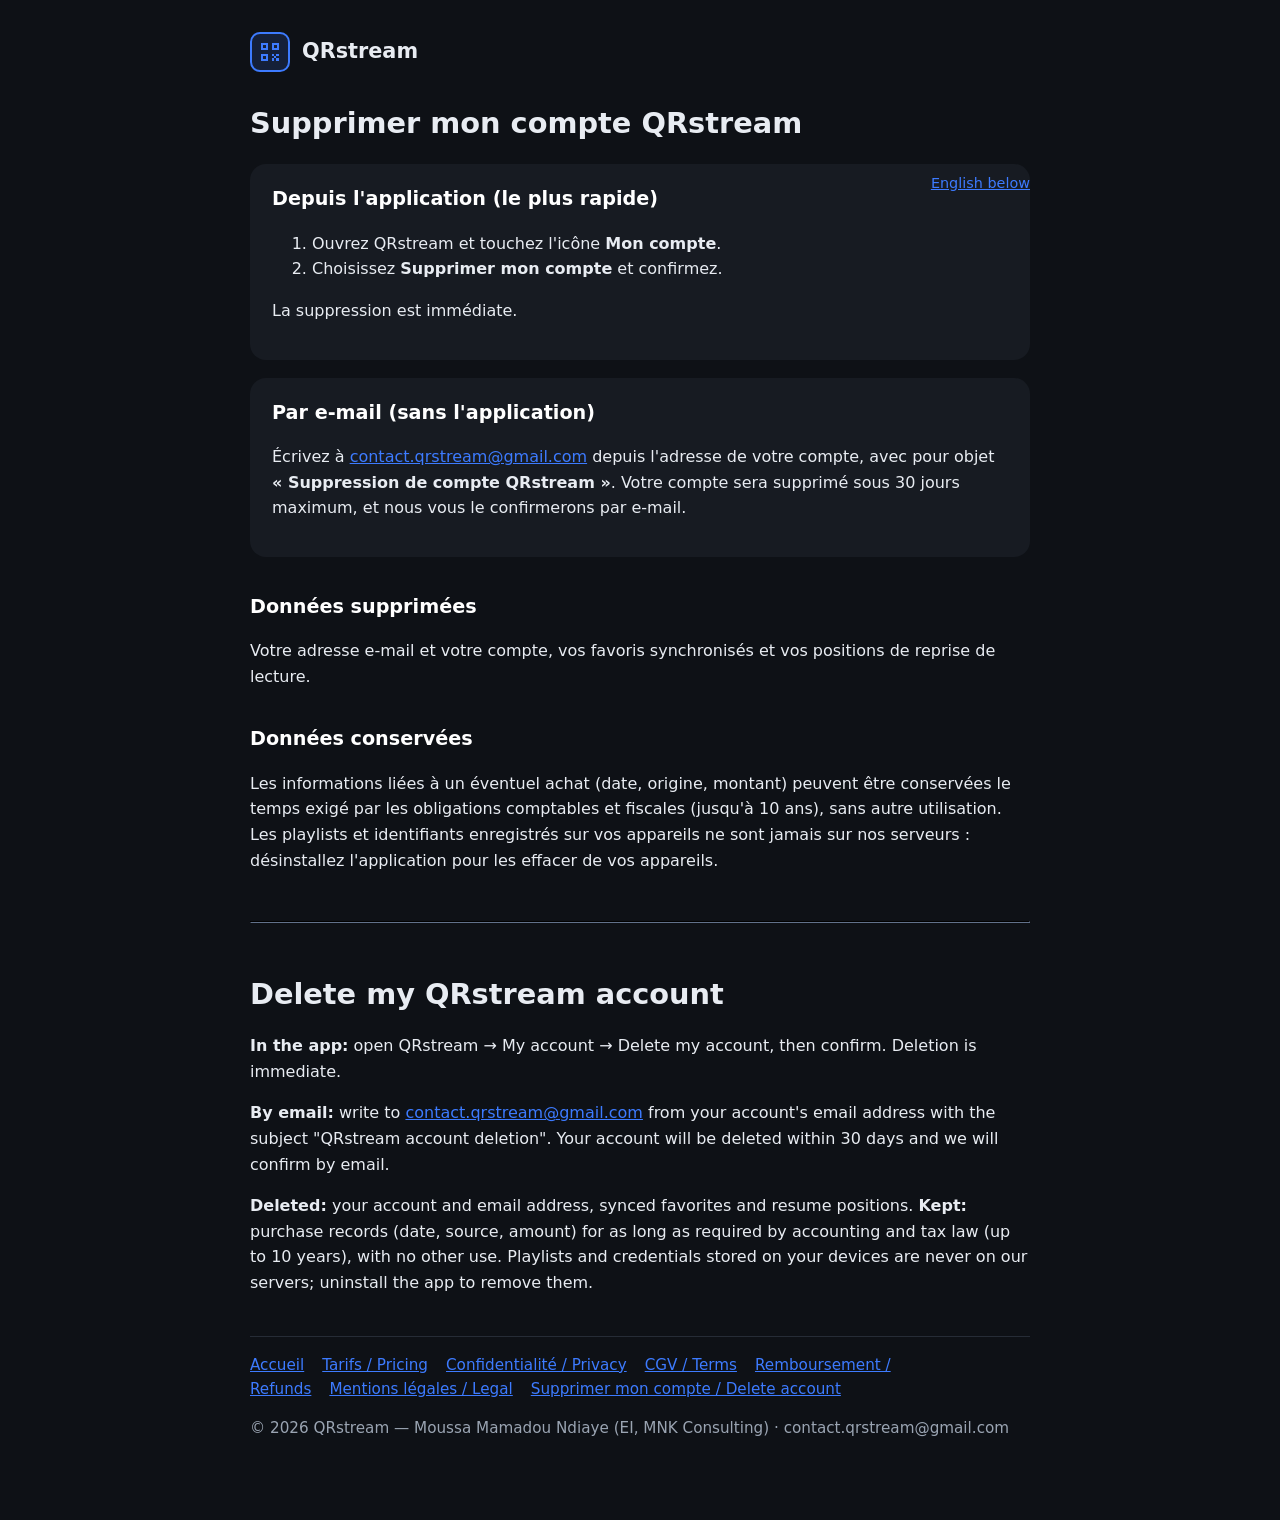
<file: suppression-compte.html>
<!DOCTYPE html>
<html lang="fr"><head><meta charset="utf-8"><meta name="viewport" content="width=device-width,initial-scale=1">
<title>QRstream — Supprimer mon compte</title><link rel="stylesheet" href="style.css"></head>
<body><div class="wrap"><header><span class="logo"><svg width="24" height="24" viewBox="0 0 24 24" fill="#3D7BFF"><path d="M3 3h7v7H3zm2 2v3h3V5zm9-2h7v7h-7zm2 2v3h3V5zM3 14h7v7H3zm2 2v3h3v-3zm9-2h2v2h-2zm2 2h2v2h-2zm2-2h3v2h-3zm-4 4h2v3h-2zm4 0h3v3h-3z"/></svg></span><a href="index.html">QRstream</a></header>
<h1>Supprimer mon compte QRstream</h1>
<p class="lang"><a href="#english">English below</a></p>
<div class="card">
<h2 style="margin-top:0">Depuis l'application (le plus rapide)</h2>
<ol>
<li>Ouvrez QRstream et touchez l'icône <strong>Mon compte</strong>.</li>
<li>Choisissez <strong>Supprimer mon compte</strong> et confirmez.</li>
</ol>
<p>La suppression est immédiate.</p>
</div>
<div class="card">
<h2 style="margin-top:0">Par e-mail (sans l'application)</h2>
<p>Écrivez à <a href="mailto:contact.qrstream@gmail.com?subject=Suppression%20de%20compte%20QRstream">contact.qrstream@gmail.com</a> depuis l'adresse de votre compte, avec pour objet <strong>« Suppression de compte QRstream »</strong>. Votre compte sera supprimé sous 30 jours maximum, et nous vous le confirmerons par e-mail.</p>
</div>
<h2>Données supprimées</h2>
<p>Votre adresse e-mail et votre compte, vos favoris synchronisés et vos positions de reprise de lecture.</p>
<h2>Données conservées</h2>
<p>Les informations liées à un éventuel achat (date, origine, montant) peuvent être conservées le temps exigé par les obligations comptables et fiscales (jusqu'à 10 ans), sans autre utilisation. Les playlists et identifiants enregistrés sur vos appareils ne sont jamais sur nos serveurs : désinstallez l'application pour les effacer de vos appareils.</p>

<hr id="english" style="margin:48px 0;border-color:#262c36">
<h1>Delete my QRstream account</h1>
<p><strong>In the app:</strong> open QRstream → My account → Delete my account, then confirm. Deletion is immediate.</p>
<p><strong>By email:</strong> write to <a href="mailto:contact.qrstream@gmail.com?subject=QRstream%20account%20deletion">contact.qrstream@gmail.com</a> from your account's email address with the subject "QRstream account deletion". Your account will be deleted within 30 days and we will confirm by email.</p>
<p><strong>Deleted:</strong> your account and email address, synced favorites and resume positions. <strong>Kept:</strong> purchase records (date, source, amount) for as long as required by accounting and tax law (up to 10 years), with no other use. Playlists and credentials stored on your devices are never on our servers; uninstall the app to remove them.</p>
<nav><a href="index.html">Accueil</a><a href="tarifs.html">Tarifs / Pricing</a><a href="confidentialite.html">Confidentialité / Privacy</a><a href="cgv.html">CGV / Terms</a><a href="remboursement.html">Remboursement / Refunds</a><a href="mentions-legales.html">Mentions légales / Legal</a><a href="suppression-compte.html">Supprimer mon compte / Delete account</a></nav>
<p class="muted">© 2026 QRstream — Moussa Mamadou Ndiaye (EI, MNK Consulting) · contact.qrstream@gmail.com</p></div></body></html>
</file>
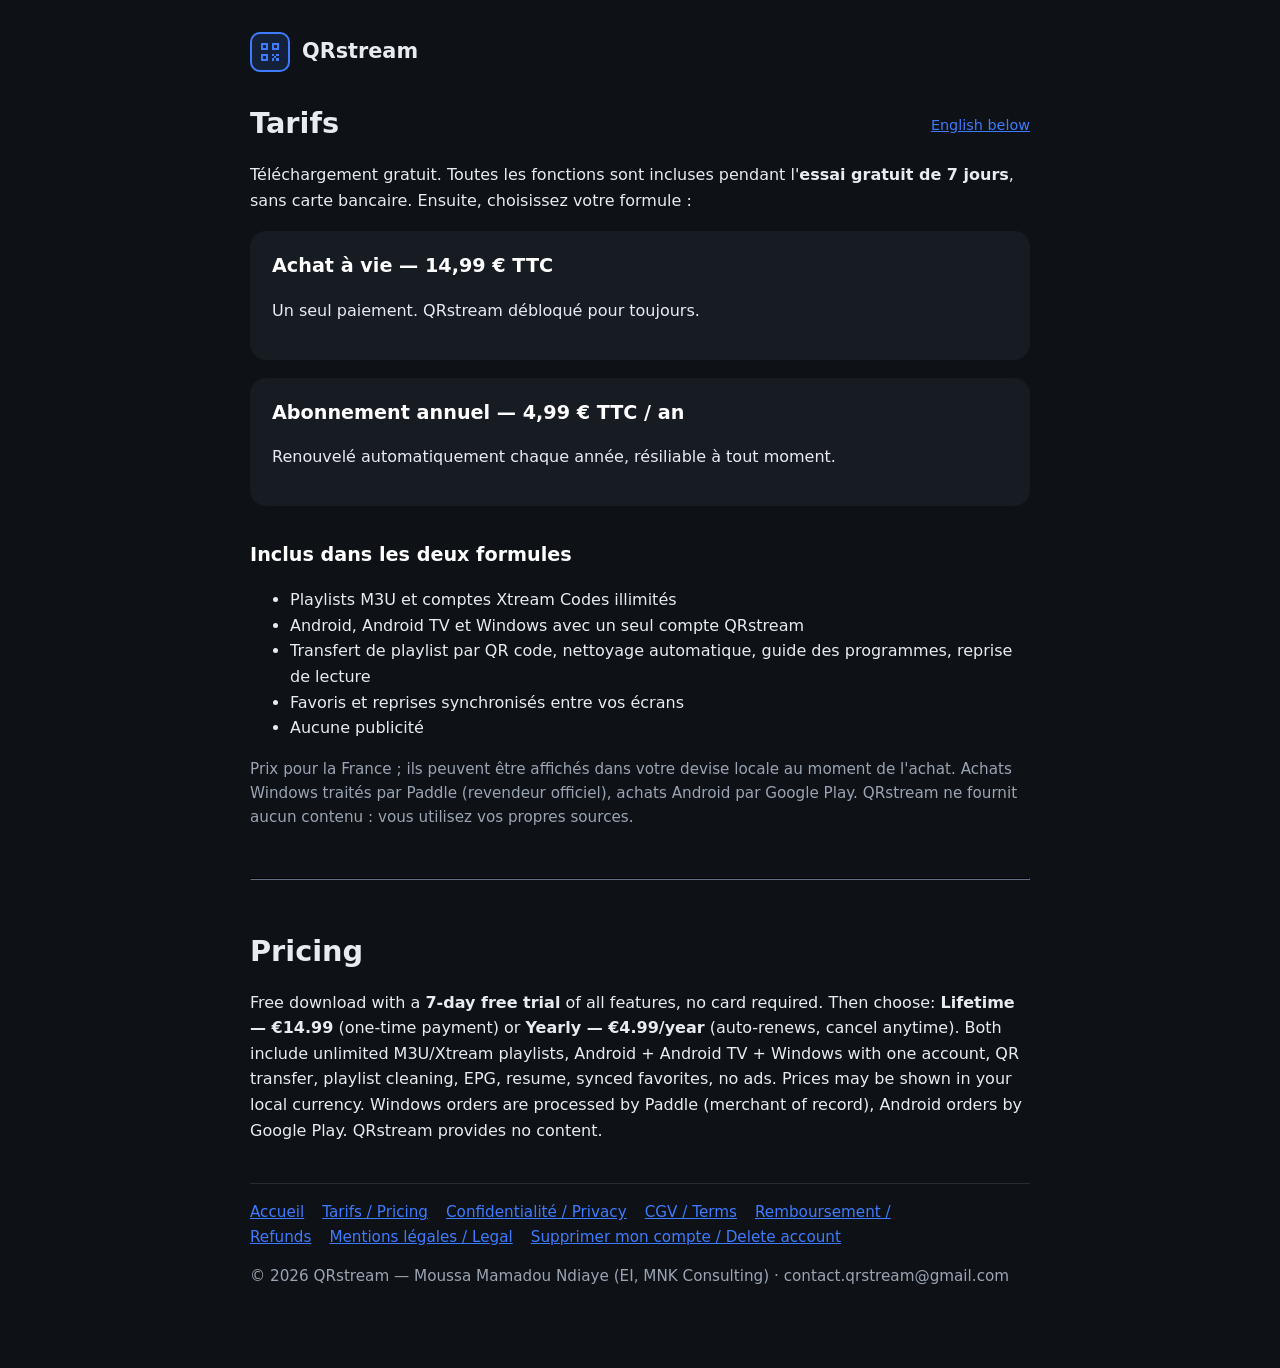
<file: tarifs.html>
<!DOCTYPE html>
<html lang="fr"><head><meta charset="utf-8"><meta name="viewport" content="width=device-width,initial-scale=1">
<title>QRstream — Tarifs</title><link rel="stylesheet" href="style.css"></head>
<body><div class="wrap"><header><span class="logo"><svg width="24" height="24" viewBox="0 0 24 24" fill="#3D7BFF"><path d="M3 3h7v7H3zm2 2v3h3V5zm9-2h7v7h-7zm2 2v3h3V5zM3 14h7v7H3zm2 2v3h3v-3zm9-2h2v2h-2zm2 2h2v2h-2zm2-2h3v2h-3zm-4 4h2v3h-2zm4 0h3v3h-3z"/></svg></span><a href="index.html">QRstream</a></header>
<p class="lang"><a href="#english">English below</a></p>
<h1>Tarifs</h1>
<p>Téléchargement gratuit. Toutes les fonctions sont incluses pendant l'<strong>essai gratuit de 7 jours</strong>, sans carte bancaire. Ensuite, choisissez votre formule :</p>
<div class="card"><h2 style="margin-top:0">Achat à vie — 14,99 € TTC</h2><p>Un seul paiement. QRstream débloqué pour toujours.</p></div>
<div class="card"><h2 style="margin-top:0">Abonnement annuel — 4,99 € TTC / an</h2><p>Renouvelé automatiquement chaque année, résiliable à tout moment.</p></div>
<h2>Inclus dans les deux formules</h2>
<ul><li>Playlists M3U et comptes Xtream Codes illimités</li><li>Android, Android TV et Windows avec un seul compte QRstream</li><li>Transfert de playlist par QR code, nettoyage automatique, guide des programmes, reprise de lecture</li><li>Favoris et reprises synchronisés entre vos écrans</li><li>Aucune publicité</li></ul>
<p class="muted">Prix pour la France ; ils peuvent être affichés dans votre devise locale au moment de l'achat. Achats Windows traités par Paddle (revendeur officiel), achats Android par Google Play. QRstream ne fournit aucun contenu : vous utilisez vos propres sources.</p>
<hr id="english" style="margin:48px 0;border-color:#262c36">
<h1>Pricing</h1>
<p>Free download with a <strong>7-day free trial</strong> of all features, no card required. Then choose: <strong>Lifetime — €14.99</strong> (one-time payment) or <strong>Yearly — €4.99/year</strong> (auto-renews, cancel anytime). Both include unlimited M3U/Xtream playlists, Android + Android TV + Windows with one account, QR transfer, playlist cleaning, EPG, resume, synced favorites, no ads. Prices may be shown in your local currency. Windows orders are processed by Paddle (merchant of record), Android orders by Google Play. QRstream provides no content.</p>
<nav><a href="index.html">Accueil</a><a href="tarifs.html">Tarifs / Pricing</a><a href="confidentialite.html">Confidentialité / Privacy</a><a href="cgv.html">CGV / Terms</a><a href="remboursement.html">Remboursement / Refunds</a><a href="mentions-legales.html">Mentions légales / Legal</a><a href="suppression-compte.html">Supprimer mon compte / Delete account</a></nav>
<p class="muted">© 2026 QRstream — Moussa Mamadou Ndiaye (EI, MNK Consulting) · contact.qrstream@gmail.com</p></div></body></html>
</file>
<file: style.css>
:root{--brand:#3D7BFF;--bg:#0E1116;--card:#171B22;--text:#E8ECF2;--muted:#9AA4B2}
*{box-sizing:border-box}
body{margin:0;font-family:system-ui,-apple-system,"Segoe UI",Roboto,sans-serif;background:var(--bg);color:var(--text);line-height:1.6}
.wrap{max-width:820px;margin:0 auto;padding:32px 20px 64px}
header{display:flex;align-items:center;gap:12px;margin-bottom:28px}
header a{color:var(--text);text-decoration:none;font-weight:700;font-size:1.3rem}
.logo{width:40px;height:40px;border:2px solid var(--brand);border-radius:10px;background:rgba(61,123,255,.15);display:grid;place-items:center}
h1{font-size:1.8rem;margin:.2em 0 .4em}
h2{font-size:1.2rem;margin-top:1.8em;color:#fff}
p,li{color:var(--text)}
.muted{color:var(--muted);font-size:.95rem}
a{color:var(--brand)}
.card{background:var(--card);border-radius:16px;padding:20px 22px;margin:18px 0}
nav{margin-top:40px;padding-top:16px;border-top:1px solid #262c36;font-size:.95rem}
nav a{margin-right:18px}
.lang{float:right;font-size:.9rem}
table{border-collapse:collapse;width:100%;font-size:.95rem}
td,th{border-bottom:1px solid #262c36;padding:8px 6px;text-align:left;vertical-align:top}
</file>
